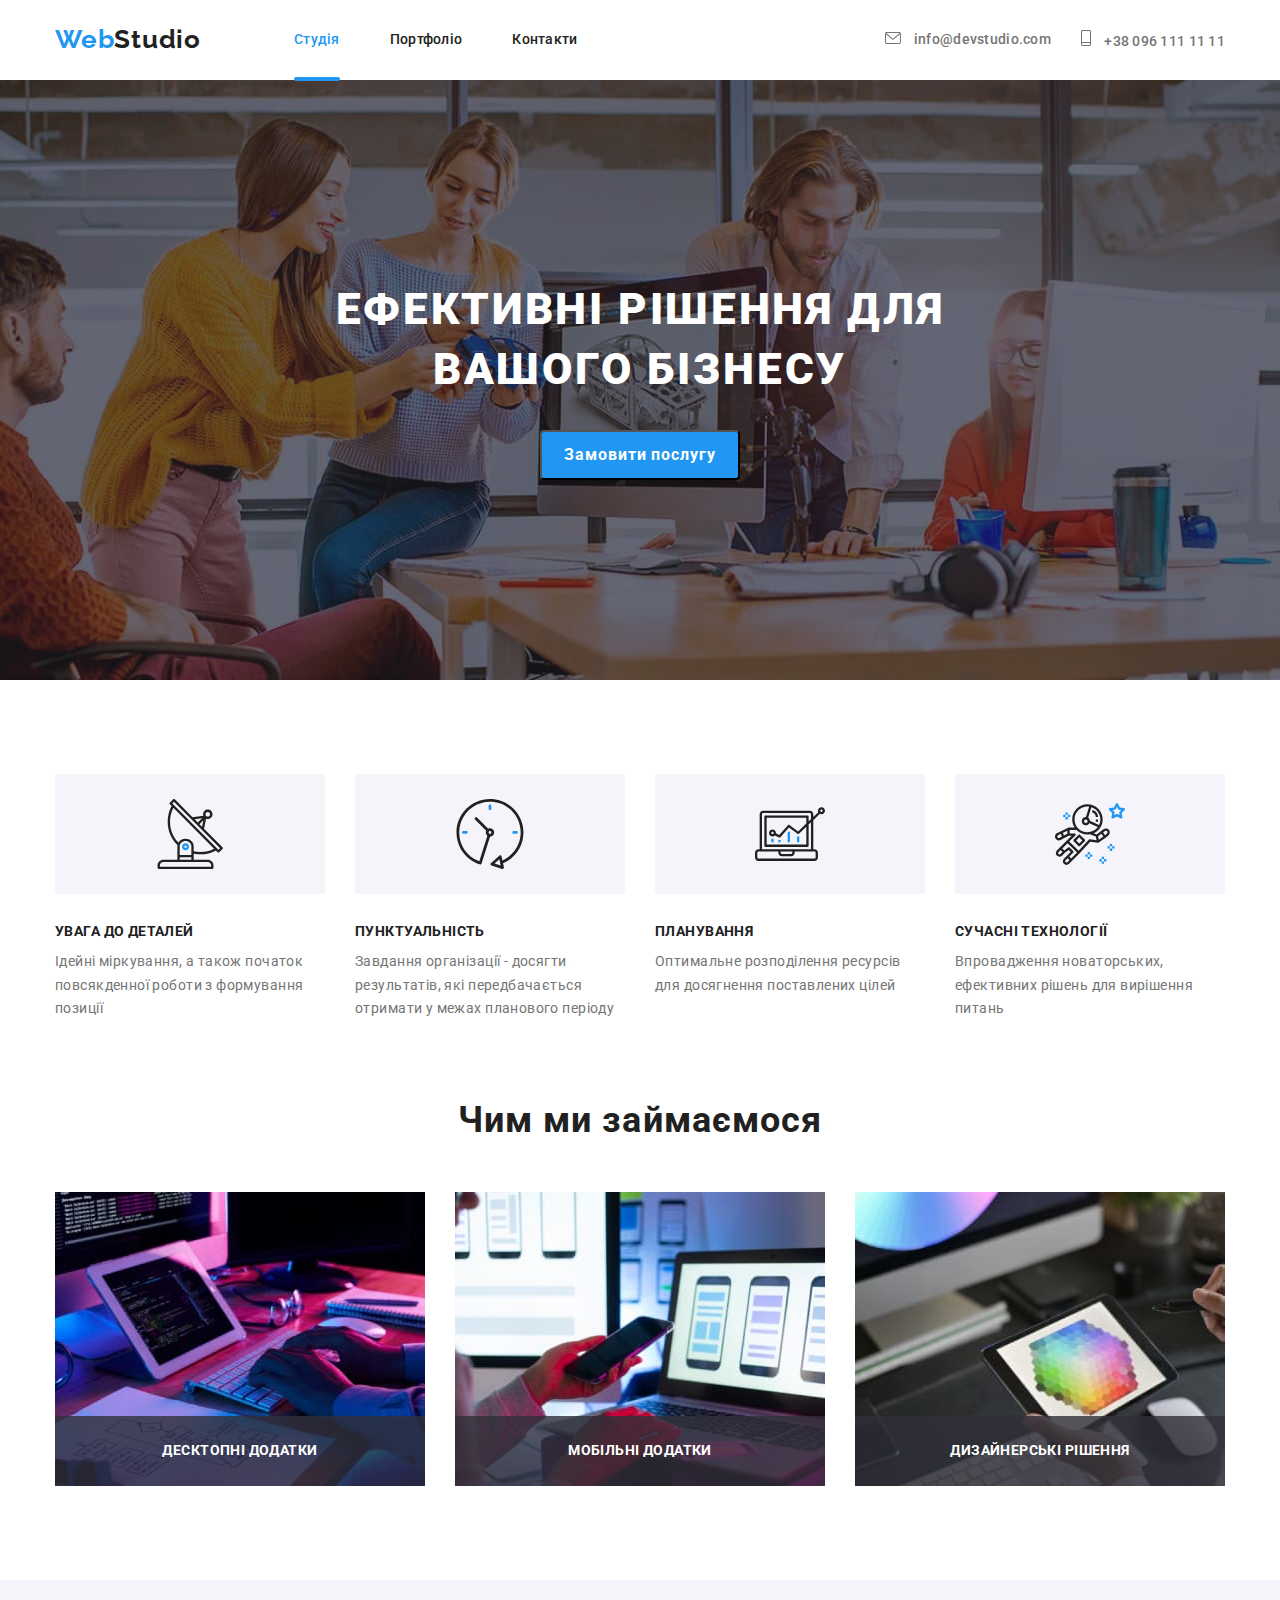
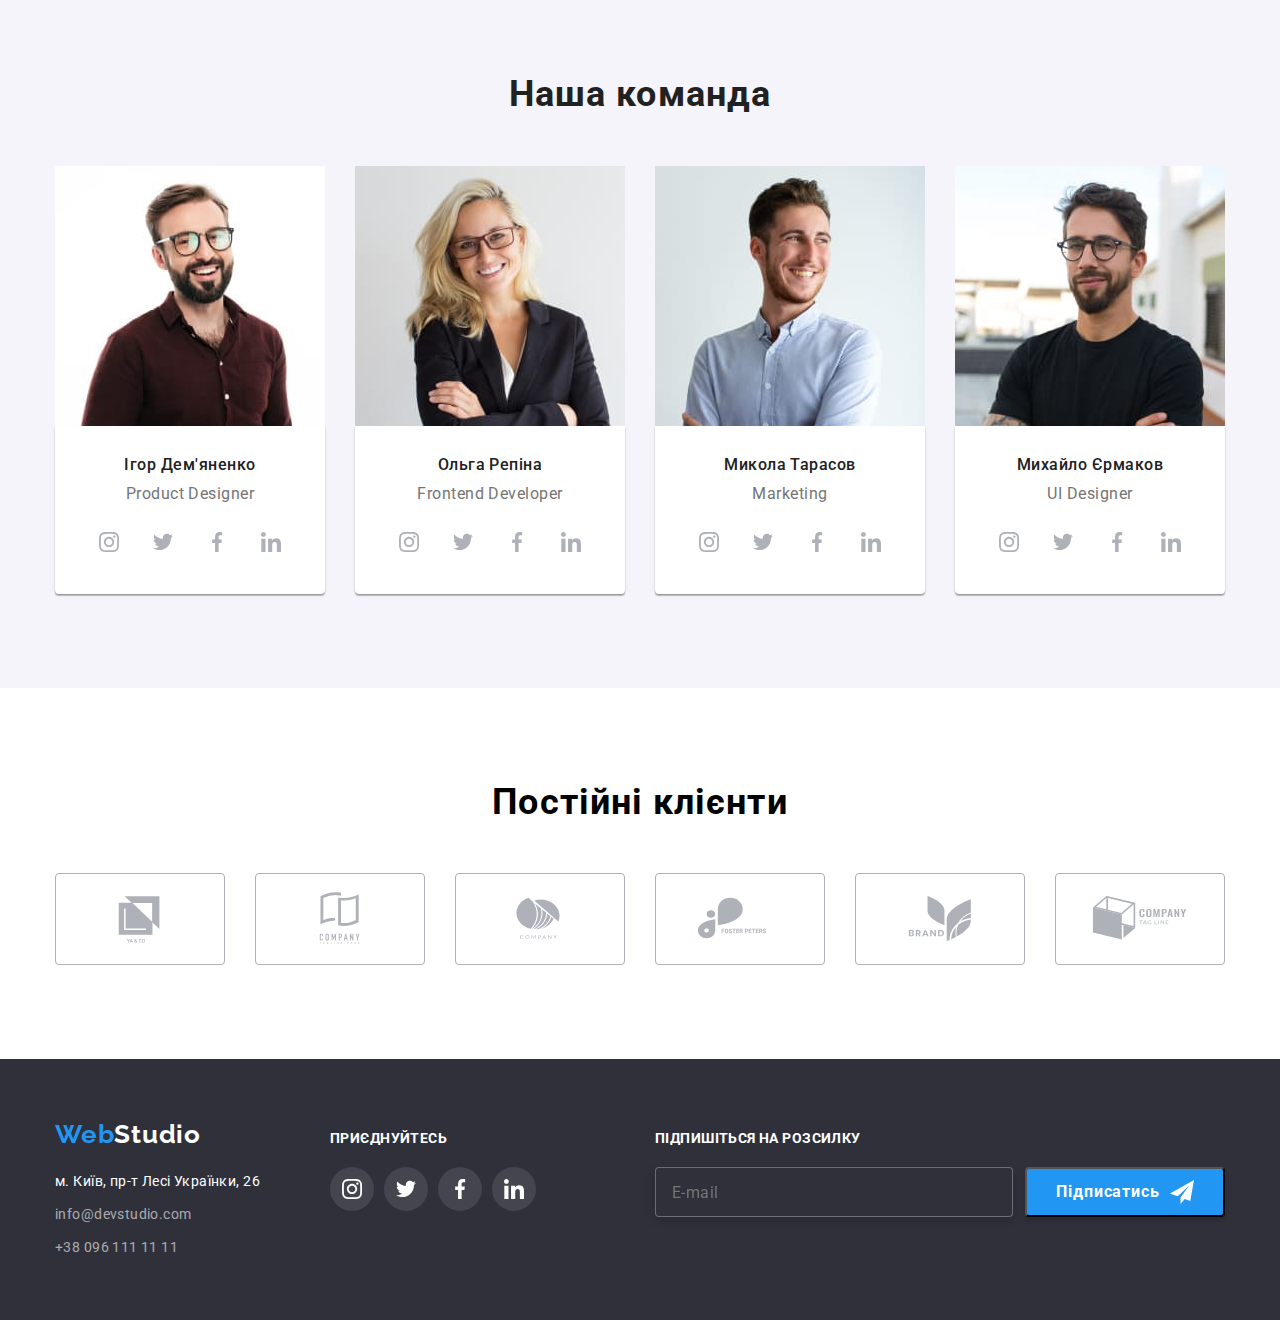
<file: index.html>
<!DOCTYPE html>
<html lang="ru">

<head>
    <meta charset="UTF-8">
    <meta http-equiv="X-UA-Compatible" content="IE=edge">
    <meta name="viewport" content="width=device-width, initial-scale=1.0">
    <title>Studio</title>
    <link rel="preconnect" href="https://fonts.googleapis.com">
    <link rel="preconnect" href="https://fonts.gstatic.com" crossorigin>
    <link href="https://fonts.googleapis.com/css2?family=Raleway:wght@700&family=Roboto:wght@400;500;700;900&display=swap"
        rel="stylesheet">
    <link rel="stylesheet" href="./css/modern-normalize.css">
    <link rel="stylesheet" href="./css/styles.css" />
    <link rel="stylesheet" href="./css/main.min.css" />
  </head>

<body>
    <header class="header">
        <div class="container header__container">
        <a class ="logo header__logo link " href=""><span class="logo-title">Web</span><span class="logo-item">Studio</span> </a>
       
        

        <nav class="site-nav">
            <ul class="site-list">
                <li class="site-list__item"><a class ="link site-list__links" href="">Студія</a></li>
                <li class="site-list__item"><a class ="link site-list__link" href="./portfolio.html">Портфоліо</a></li>
                <li class="site-list__item"><a class ="link site-list__link" href="">Контакти</a> </li>
            </ul>
        </nav>        
        
        <ul class="connect">            
            <li class="list connect__mail">                
                <a class ="link connect__link" href="mailto:info@devstudio.com">
                <svg class="connect__ikon" width="16" height="12">
                        <use href="./images/icons.svg#icon-envelope">
                    
                        </use>
                    </svg>
                info@devstudio.com                    
                </a>
            </li>           
           
            <li class="list connect__tel">                
                <a class ="link connect__link" href="tel:+380961111111">
                    <svg class="connect__ikon" width="10" height="16">
                        <use href="./images/icons.svg#icon-Vector">
                    
                        </use>
                    </svg>
                    +38 096 111 11 11                    
                </a> 
            </li>
        
        </ul>        
        
        <button type="button" class="menu-open-btn" data-menu-open>
            <svg class="menu-open__icon" width="40" height="40">
                <use href="./images/icons.svg#icon-menu_40px-1"></use>
            
            </svg>
        </button>
                </div>
                
                <div class="mob-menu is-hidden" data-menu>
                    <div class="container">
                        
                        <div class="mob-menu__top">
                    <button type="button" class="menu-close-btn" data-menu-close>
                        <svg class="menu-close__icon" width="40" height="40">
                            <use href="./images/icons.svg#icon-close_40px-1"></use>
                        </svg>

                    </button>
                    <ul class="mob-menu-list">
                        <li class="mob-menu-list__item">
                            <a class="link mob-menu-list__link menu-link__active " href="">Студія</a>
                        </li>
                        <li class="mob-menu-list__item">
                            <a class="link mob-menu-list__link" href="./portfolio.html">Портфоліо</a>
                        </li>
                        <li class="mob-menu-list__item">
                            <a class="link mob-menu-list__link" href="">Контакти</a> 
                        </li>
                    </ul>
                    </div>
                    <div class="mob-menu__bottom">
                    <ul class="mob-connect">     
                        <li class="list mob-connect__item">
                            <a class="link mob-connect__tel link" href="tel:+380961111111">                                
                                +38 096 111 11 11
                            </a>
                        </li>
                        
                                <li class="list mob-connect__item">                
                                    <a class ="link mob-connect__mail link" href="mailto:info@devstudio.com">
                                   
                                    info@devstudio.com                    
                                    </a>
                                </li>                                                 
                            
                            </ul>       
                            
                            <ul class="mob-social__list">
                                <li class="mob-social__item">
                                    <a href="" class="mob-social__link link">Instagram</a>
                                </li>
                                <li class="mob-social__item">
                                    <a href="" class="mob-social__link link">Twitter</a>
                                </li>
                                <li class="mob-social__item"> 
                                    <a href="" class="mob-social__link link">Facebook</a>
                                </li>
                                <li class="mob-social__item">
                                    <a href="" class="mob-social__link link">LinkedIn</a>
                                </li>
                            </ul>
                            </div>
                            
                </div>
                </div>
    </header>
    <main>
        <section class="hero section overlay" >
            <div class="container">             
                
            <h1 class="hero__title">
                Ефективні рішення для вашого бізнесу
            </h1>
            <button data-modal-open class="hero__btn" type="button">Замовити послугу</button> 
             
            </div>
        </section> 

        <section class="features section">
            <div class="container">
            <h2 class="visually-hidden"></h2>            
            <ul class="features__list">
                
                  
            <li class="list features__item">
                            <div class="features__box">
                                <div class="features__box-item">
                                    <svg class="" width="70" height="70">
                                        <use href="./images/icons.svg#icon-Group"></use>
                                    </svg>
                                </div>
                            </div>
                            <h3 class="features-title">
                                Увага до деталей
                            </h3>
                            <p class="features-text">
                                
Ідейні міркування, а також початок повсякденної роботи з формування позиції
                            </p>
                           
            </li>                    
                    
                  
                        <li class="list features__item">
                            <div class="features__box">
                                <div class="features__box-item">
                                    <svg class="" width="70" height="70">
                                        <use href="./images/icons.svg#icon-clock1"></use>
                                    </svg>
                                </div>
                                </div>
                            <h3 class="features-title">
                                Пунктуальність
                            </h3>
                            <p class="features-text">
                                Завдання організації - досягти результатів, які передбачається отримати у межах планового періоду
                            </p>
                        </li>                    
                    
                   
                        <li class="list features__item">
                            <div class="features__box">
                                <div class="features__box-item">
                                    <svg class="" width="70" height="70">
                                        <use href="./images/icons.svg#icon-diagram1"></use>
                                    </svg>
                                </div>
                                </div>
                            <h3 class="features-title">
                                Планування
                            </h3>
                            <p class="features-text">
                               Оптимальне розподілення ресурсів для досягнення поставлених цілей
                            </p>
                        </li>
                    
                    
                    
                        <li class="list features__item">
                            <div class="features__box">
                    <div class="features__box-item">
                        <svg class="" width="70" height="70">
                            <use href="./images/icons.svg#icon-astronaut-1"></use>
                        </svg>
                    </div>
                    </div>
                            <h3 class="features-title">
                                Сучасні технології
                            </h3>
                            <p class="features-text">
                                Впровадження новаторських, ефективних рішень для вирішення питань
                            </p>
                        </li>      
                               
                                           
               
                
                
            
            </ul>                       
            </div>
        </section> 

        <!--Чем мы занимаемся-->
        
        <section class="work section">
            <div class="container">
            <h2 class="work-title">
Чим ми займаємося</h2>
            <ul class="work-list">
                <li class="list work-list__item">
                    <picture>
                        <source
                        srcset="
                        ./images/des/whattodo-1-1200@1x.jpg   1x, 
                        ./images/des/whattodo-1-1200@2x.jpg   2x
                        "                    
                          media="(min-width: 1200px)"
                       >                    
                        <img src="./images/img.jpg" alt="написание кода">
                    </picture>
                    
                    <div class="work-box">
                        <h3 class="work-box__title">Десктопні додатки</h3>
                    </div>
                </li>
                <li class="list work-list__item">
                     <picture>
                        <source
                        srcset="
                        ./images/des/whattodo-2-1200@1x.jpg   1x, 
                        ./images/des/whattodo-2-1200@2x.jpg   2x
                        "                    
                          media="(min-width: 1200px)"
                       >                    
                        <img src="./images/img1.jpg" alt="создание приложений" width="370">
                    </picture>
                    
                    <div class="work-box">
                        <h3 class="work-box__title">Мобільні додатки</h3>
                    </div>
                </li>
                <li class="list work-list__item">
                    <picture>
                        <source
                        srcset="
                        ./images/des/whattodo-3-1200@1x.jpg   1x, 
                        ./images/des/whattodo-3-1200@2x.jpg   2x
                        "                    
                          media="(min-width: 1200px)"
                       >                    
                    <img src="./images/img2.jpg" alt="оформление">
                    </picture>
                    
                    <div class="work-box">
                        <h3 class="work-box__title">Дизайнерські рішення</h3>
                    </div>
                </li>
            </ul>
            </div>
        </section>

        <!--Наша команда-->

        <section class="team section">
            <div class="container">
            <h2 class="team-title">Наша команда</h2>
            <ul class="masters-list">
                <li class="list masters-list__item">
                    <picture>
                       <source
                       srcset="
                       ./images/des/team-1-1200@1x.jpg     1x, 
                       ./images/des/team-1-1200@2x.jpg    2x
                       "                       
                        media="(min-width: 1200px)"
                       >
                       <source
                       srcset="
                       ./images/tab/team-1-768@1x.jpg    1x, 
                       ./images/tab/team-1-768@2x.jpg    2x
                       "                       
                        media="(min-width: 768px)"
                       >
                        <source
                       srcset="
                       ./images/mob/team-1-480@1x.jpg    1x,
                       ./images/mob/team-1-480@2x.jpg    2x
                       "                       
                        media="(min-width: 320px)"
                       >
                        <img src="./images/img3.jpg" alt="дизайнер продуктов" >
                    </picture>
                   
                    <div class="master-card">
                    <h3 class="master-card__title">Ігор Дем'яненко</h3>
                    <p class="master-card__item">Product Designer</p>
                    <ul class="masters-list__social-list social list">
                        <li class="social__item">
                            <a href="" class="social__link">
                            <svg class="social__icon" width="20" height="20">
                                <use href="./images/icons.svg#icon-instagram">
                    
                                </use>
                            </svg>
                            </a>
                        </li>
                        <li class="social__item">
                            <a href="" class="link social__link">
                            <svg class="social__icon" width="20" height="20">
                                <use href="./images/icons.svg#icon-twitter1">
                    
                                </use>
                            </svg>
                    </a>
                        </li>
                        <li class="social__item">
                            <a href="" class="link social__link">
                            <svg class="social__icon" width="20" height="20">
                                <use href="./images/icons.svg#icon-facebook1">
                    
                                </use>
                            </svg>
                            </a>
                        </li>
                        <li class="social__item">
                            <a href="" class="link social__link">
                            <svg class="social__icon" width="20" height="20">
                                <use href="./images/icons.svg#icon-linkedin1">
                    
                                </use>
                            </svg>
                            </a>
                        </li>
                    </ul>
                    </div>
                </li>
                <li class="list masters-list__item">
                    <picture>
                       <source
                       srcset="
                       ./images/des/team-2-1200@1x.jpg    1x,
                       ./images/des/team-2-1200@2x.jpg    2x
                       "                       
                        media="(min-width: 1200px)"
                       >
                       <source
                       srcset="
                       ./images/tab/team-2-768@1x.jpg    1x,
                       ./images/tab/team-2-768@2x.jpg    2x
                       "                       
                        media="(min-width: 768px)"
                       >
                        <source
                       srcset="
                       ./images/mob/team-2-480@1x.jpg    1x,
                       ./images/mob/team-2-480@2x.jpg    2x
                       "                       
                        media="(min-width: 320px)"
                       >
                        <img src="./images/img4.jpg" alt="фронтенд разработчик">
                    </picture>
                    
                    <div class="master-card">
                    <h3 class="master-card__title">Ольга Репіна</h3>
                    <p class="master-card__item">Frontend Developer</p>
                    <ul class="masters-list__social-list social list">
                        <li class="social__item">
                            <a href="" class="link social__link">
                            <svg class="social__icon" width="20" height="20">
                                <use href="./images/icons.svg#icon-instagram">                 
                                </use>
                            </svg>
                            </a>
                        </li>
                        <li class="social__item ">
                            <a href="" class="link social__link">
                            <svg class="social__icon" width="20" height="20">
                                <use href="./images/icons.svg#icon-twitter1">
                    
                                </use>
                            </svg>
                    </a>
                        </li>
                        <li class="social__item">
                            <a href="" class="link social__link">
                            <svg class="social__icon" width="20" height="20">
                                <use href="./images/icons.svg#icon-facebook1">
                    
                                </use>
                            </svg>
                            </a>
                        </li>
                        <li class="social__item">
                            <a href="" class="link social__link">
                            <svg class="social__icon" width="20" height="20">
                                <use href="./images/icons.svg#icon-linkedin1">
                    
                                </use>
                            </svg>
                            </a>
                        </li>
                    </ul>
                    </div>
                </li> 
                <li class="list masters-list__item">
                     <picture>
                       <source
                       srcset="
                       ./images/des/team-3-1200@1x.jpg    1x,
                       ./images/des/team-3-1200@2x.jpg    2x
                       "                       
                        media="(min-width: 1200px)"
                       >
                       <source
                       srcset="
                       ./images/tab/team-3-768@1x.jpg    1x,
                       ./images/tab/team-3-768@2x.jpg    2x
                       "                       
                        media="(min-width: 768px)"
                       >
                        <source
                       srcset="
                       ./images/mob/team-3-480@1x.jpg    1x,
                       ./images/mob/team-3-480@2x.jpg    2x
                       "                       
                        media="(min-width: 320px)"
                       >
                        <img src="./images/img5.jpg" alt="маркетинг">
                    </picture>
                   
                    <div class="master-card">
                    <h3 class="master-card__title">Микола Тарасов</h3>
                    <p class="master-card__item">Marketing</p>
                    <ul class="masters-list__social-list social list">
                        <li class="social__item">
                            <a href="" class="link social__link">
                            <svg class="social__icon" width="20" height="20">
                                <use href="./images/icons.svg#icon-instagram">
                    
                                </use>
                            </svg>
                            </a>
                        </li>
                        <li class="social__item ">
                            <a href="" class="link social__link">
                            <svg class="social__icon" width="20" height="20">
                                <use href="./images/icons.svg#icon-twitter1">
                    
                                </use>
                            </svg>
                    </a>
                        </li>
                        <li class="social__item">
                            <a href="" class="link social__link">
                            <svg class="social__icon" width="20" height="20">
                                <use href="./images/icons.svg#icon-facebook1">
                    
                                </use>
                            </svg>
                            </a>
                        </li>
                        <li class="social__item">
                            <a href="" class="link social__link">
                            <svg class="social__icon" width="20" height="20">
                                <use href="./images/icons.svg#icon-linkedin1">
                    
                                </use>
                            </svg>
                            </a>
                        </li>
                    </ul>
                    </div>
                </li>                
                <li class="list masters-list__item">
                     <picture>
                       <source
                       srcset="
                       ./images/des/team-4-1200@1x.jpg    1x,
                       ./images/des/team-4-1200@2x.jpg    2x
                       "                       
                        media="(min-width: 1200px)"
                       >
                       <source
                       srcset="
                       ./images/tab/team-4-768@1x.jpg    1x,
                       ./images/tab/team-4-768@2x.jpg    2x
                       "                       
                        media="(min-width: 768px)"
                       >
                        <source
                       srcset="
                       ./images/mob/team-4-480@1x.jpg    1x,
                       ./images/mob/team-4-480@2x.jpg    2x
                       "                       
                        media="(min-width: 320px)"
                       >
                        <img src="./images/img6.jpg" alt="дизайнер">
                    </picture>
                    
                    <div class="master-card">
                    <h3 class="master-card__title">Михайло Єрмаков</h3>
                    <p class="master-card__item">UI Designer</p>
                    <ul class="masters-list__social-list social list">
                        <li class="social__item">
                            <a href="" class="link social__link">
                            <svg class="social__icon" width="20" height="20">
                                <use href="./images/icons.svg#icon-instagram">
                    
                                </use>
                            </svg>
                            </a>
                        </li>
                        <li class="social__item ">
                            <a href="" class="link social__link">
                            <svg class="social__icon" width="20" height="20">
                                <use href="./images/icons.svg#icon-twitter1">
                    
                                </use>
                            </svg>
                    </a>
                        </li>
                        <li class="social__item">
                            <a href="" class="link social__link">
                            <svg class="social__icon" width="20" height="20">
                                <use href="./images/icons.svg#icon-facebook1">
                    
                                </use>
                            </svg>
                            </a>
                        </li>
                        <li class="social__item">
                            <a href="" class="link social__link">
                            <svg class="social__icon" width="20" height="20">
                                <use href="./images/icons.svg#icon-linkedin1">
                    
                                </use>
                            </svg>
                            </a>
                        </li>
                    </ul>
                    </div>
                    </div>
                </li>
            </ul>
            </div>
        </section>

        <!-- --------Клиенты--------- -->

        <section class=" section client"> 
            <div class="container">        
            <h2 class="client__title">Постійні клієнти</h2>
            <ul class="client__list list">
               
                <li class="client__items">
                    <a href="" class="client__link">
                    <svg class="client__logo" width=106 height=60>
                        <use href="./images/icons.svg#icon-Logo">
                        
                        </use>
                     </svg>
                    </a>
                </li>                
                
                <li class="client__items">
                        <a href="" class="client__link">
                        <svg class="client__logo" width=106 height=60>
                            <use href="./images/icons.svg#icon-Logo1">
                            
                            </use>
                        </svg>
                        </a>
                    </li>                
                
                    <li class="client__items">
                        <a href="" class="client__link">
                        <svg class="client__logo" width=106 height=60> 
                            <use href="./images/icons.svg#icon-Logo2">
                            
                            </use>
                        </svg>
                        </a>
                    </li>               
                
                    <li class="client__items">
                        <a href="" class="client__link">
                        <svg class="client__logo" width=106 height=60>
                        <use href="./images/icons.svg#icon-Logo3">
                        
                        </use>
                        </svg>
                        </a>
                    </li>                
                
                    <li class="client__items">
                        <a href="" class="client__link">
                        <svg class="client__logo" width=106 height=60> 
                            <use href="./images/icons.svg#icon-Logo4">
                            
                            </use>
                        </svg>
                        </a>
                    </li>               
                
                    <li class="client__items">
                        <a href="" class="client__link">
                        <svg class="client__logo" width=106 height=60> 
                            <use href="./images/icons.svg#icon-Logo5">
                            
                            </use>
                        </svg>
                        </a>
                    </li>                
            </ul>
            </div>
        </section>

    </main>
    <footer class="footer">        
        <div class="container footer-container">       
           <div class="footer-box-wrap">
         <a class ="link footer-logo" href=""><span class="logo-title">Web</span><span class="logo-it">Studio</span> </a>
      
        <address class="address">            
            <ul class="address__list">
                <li class="list address__item">
                    <a class ="link address__link" href="https://goo.gl/maps/CnuF6SRfgWgfMDeP9" target="_blank" rel="noopener noreferrer">м. Київ,
                        пр-т Лесі Українки, 26</a>
                </li>
                <li class="list address__item">
                    <a class ="link address__contact" href="mailto:info@devstudio.com">info@devstudio.com</a>
                </li>
                <li class="list address__item">
                    <a class ="link address__contact" href="tel:+380961111111">+38 096 111 11 11</a>
                </li>

            </ul>
        </address>      
    </div>
        
        <div class="footer-box">
            <p class="footer-title">приєднуйтесь</p>

            <ul class="social-network list">
                <li class="social-network__item">
                    <a href="" class="link social-network__link">
                        <svg class="social-network__ikon" width="20" height="20">
                            <use href="./images/icons.svg#icon-instagram">
                
                            </use>
                        </svg>
                    </a>
                </li>
                <li class="social-network__item">
                    <a href="" class="link social-network__link">
                        <svg class="social-network__ikon" width="20" height="20">
                            <use href="./images/icons.svg#icon-twitter1">
                
                            </use>
                        </svg>
                    </a>
                </li>
                <li class="social-network__item">
                    <a href="" class="link social-network__link">
                        <svg class="social-network__ikon" width="20" height="20">
                            <use href="./images/icons.svg#icon-facebook1">
                
                            </use>
                        </svg>
                    </a>
                </li>
                <li class="social-network__item">
                    <a href="" class="link social-network__link">
                        <svg class="social-network__ikon" width="20" height="20">
                            <use href="./images/icons.svg#icon-linkedin1">
                
                            </use>
                        </svg>
                    </a>
                </li>
            </ul>
        </div>
        <div class="subscription">
            <p class="subscription-title">Підпишіться на розсилку</h2>            
            <form class="footer-form">
                <label for="mail"></label>
                <input class="footer-form__mail" type="email" name="mail" id="mail" placeholder="E-mail">                             
            
            <button class="footer-form__btn" type="submit">Підписатись
                <svg class="footer-form__icon" width="24" height="24">
                    <use href="./images/icons.svg#icon-icon-send-1"></use>
                </svg>
            </button>
            </form>
            </div>       
        
</div>

    </footer>
    <div class="backdrop is-hidden"data-modal>
        <div class="modal">
            <p class="modal-title">Залишіть свої дані, ми вам передзвонимо</p>
            <form class="modal-form">
                <div class="form-field">
                <label class="form-label" for="name">Ім'я</label>        
           <div class="input-wrapp">
                    <input class="form-input" type="text" name="name" id="name">
                    <svg class="modal-input-ikon" width="18" height="18">
                        <use href="./images/icons.svg#icon-person-black-18"></use>
                    </svg>
                    </div>
              </div>      
                
               <div class="form-field">
                   <label class="form-label" for="telefon">Телефон</label>
                <div class="input-wrapp">
            <input class="form-input" type="tel" name="telefon" id="telefon">
            <svg class="modal-input-ikon" width="18" height="18">
                <use href="./images/icons.svg#icon-phone-black-18"></use>
            </svg>
            </div>
        </div>
          <div class="form-field">
                <label class="form-label" for="mail">Пошта</label>
                <div class="input-wrapp">
                <input class="form-input" type="email" name="mail" id="mail">
                <svg class="modal-input-ikon" width="18" height="18">
                    <use href="./images/icons.svg#icon-email-black-18"></use>
                </svg>
                </div>
          </div>
          
          <div class="form-area">
                <label class="form-label" for="comment">Коментар</label>
                <textarea class="area" name="comment" id="comment" rows="8" placeholder="Введите текст"></textarea>  
                </div>
                
          <div class="checkbox">
                <input class="checkbox-input visually-hidden" type="checkbox" name="" value="agreement" id="agreement">
                <label class="checkbox-label" for="agreement"> 
                    <span class="check-item">
                        <svg class="input-check" width="16" height="15">
                            <use href="./images/icons.svg#icon-Check"></use>
                        </svg>
                </span>
                <span>
                Погоджуюся з розсилкою та приймаю<a href="" class="checkbox-item">Умови договора</a></label>
                </span>
                </div>
                
                <button type="submit" class="btn-modal">Відправити</button>
            </form>
            
            <button data-modal-close class="button-close">
                <svg class="btn-svg-close" width="18" height="18">
                    <use href="./images/icons.svg#icon-close-black"></use>
                </svg>
            </button>
        </div>
    </div>
    <script src="./js/modal.js"></script>
    <script src="./js/menu.js"></script>
</body>

</html>
</file>
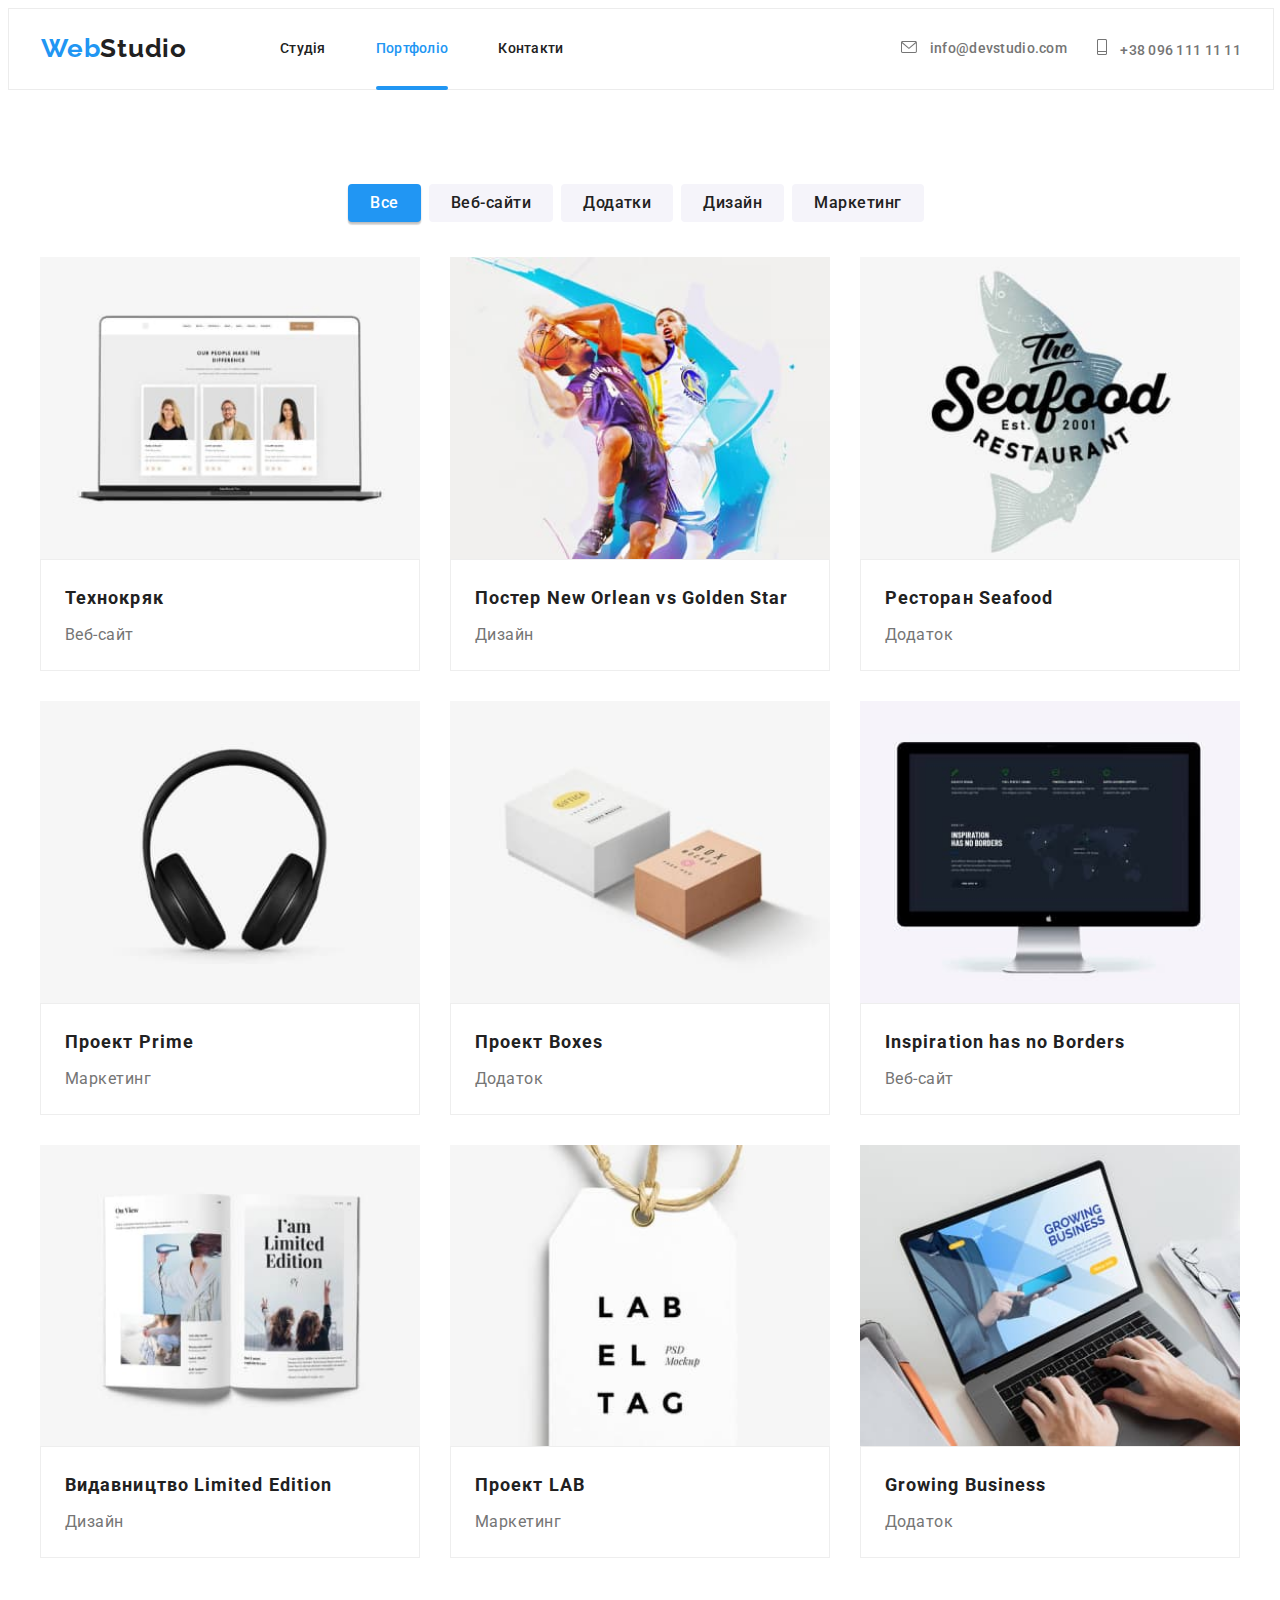
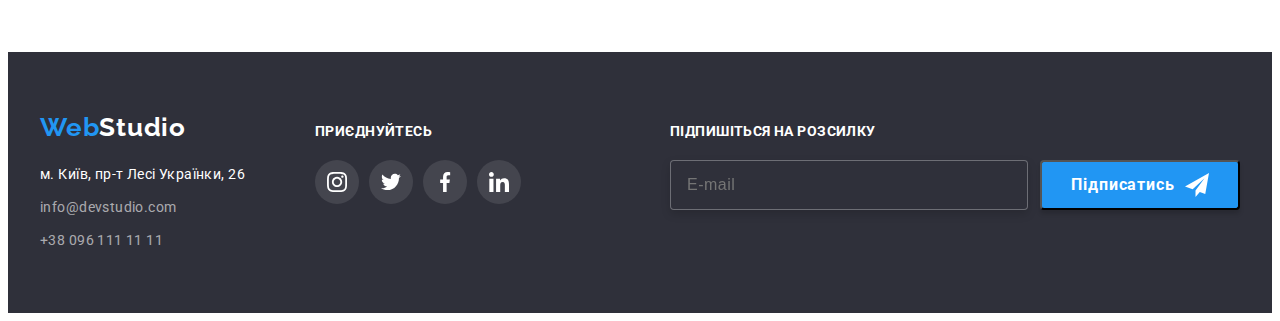
<file: portfolio.html>
<!DOCTYPE html>
    <html lang="ru">
    
    <head>
        <meta charset="UTF-8">
        <meta http-equiv="X-UA-Compatible" content="IE=edge">
        <meta name="viewport" content="width=device-width, initial-scale=1.0">
        <title>Портфоліо</title>
        <link rel="preconnect" href="https://fonts.googleapis.com">
        <link rel="preconnect" href="https://fonts.gstatic.com" crossorigin>
        <link
            href="https://fonts.googleapis.com/css2?family=Raleway:wght@700&family=Roboto:wght@400;500;700;900&display=swap"
            rel="stylesheet">
        <link rel="stylesheet" href="https://cdnjs.cloudflare.com/ajax/libs/modern-normalize/1.1.0/modern-normalize.min.css"
                integrity="sha512-wpPYUAdjBVSE4KJnH1VR1HeZfpl1ub8YT/NKx4PuQ5NmX2tKuGu6U/JRp5y+Y8XG2tV+wKQpNHVUX03MfMFn9Q=="
                crossorigin="anonymous" referrerpolicy="no-referrer" />
        <link rel="stylesheet" href="./css/styles.css" />
        <link rel="stylesheet" href="./css/main.min.css">
    </head>
    
    <body>
    <header class="header header__portfolio">
        <div class="container header__container">
            <a class="logo header__logo link " href=""><span class="logo-title">Web</span><span
                    class="logo-item">Studio</span> </a>
            <nav class="site-nav">
                <ul class="site-list">
                    <li class="site-list__item"><a class="link site-list__link" href="./index.html">Студія</a></li>
                    <li class="site-list__item"><a class="link site-list__links" href="">Портфоліо</a></li>
                    <li class="site-list__item"><a class="link site-list__link" href="">Контакти</a> </li>
                </ul>
            </nav>
            <ul class="connect">
                <li class="list connect__mail">
                    <a class="link connect__link" href="mailto:info@devstudio.com">
                        <svg class="connect__ikon" width="16" height="12">
                            <use href="./images/icons.svg#icon-envelope">
    
                            </use>
                        </svg>
                        info@devstudio.com
                    </a>
                </li>
    
                <li class="list connect__tel">
                    <a class="link connect__link" href="tel:+380961111111">
                        <svg class="connect__ikon" width="10" height="16">
                            <use href="./images/icons.svg#icon-Vector">
    
                            </use>
                        </svg>
                        +38 096 111 11 11
                    </a>
                </li>
    
            </ul>
            <button type="button" class="menu-open-btn" data-menu-open>
                <svg class="menu-open__icon" width="40" height="40">
                    <use href="./images/icons.svg#icon-menu_40px-1"></use>
            
                </svg>
            </button>
        </div>
        <div class="mob-menu is-hidden" data-menu>
            <div class="container">
        
                <div class="mob-menu__top">
                    <button type="button" class="menu-close-btn" data-menu-close>
                        <svg class="menu-close__icon" width="40" height="40">
                            <use href="./images/icons.svg#icon-close_40px-1"></use>
                        </svg>
        
                    </button>
                    <ul class="mob-menu-list">
                        <li class="mob-menu-list__item">
                            <a class="link mob-menu-list__link" href="./index.html">Студія</a>
                        </li>
                        <li class="mob-menu-list__item">
                            <a class="link mob-menu-list__link menu-link__active " href="">Портфоліо</a>
                        </li>
                        <li class="mob-menu-list__item">
                            <a class="link mob-menu-list__link" href="">Контакти</a>
                        </li>
                    </ul>
                </div>
                <div class="mob-menu__bottom">
                    <ul class="mob-connect">
                        <li class="list mob-connect__item">
                            <a class="link mob-connect__tel link" href="tel:+380961111111">
                                +38 096 111 11 11
                            </a>
                        </li>
        
                        <li class="list mob-connect__item">
                            <a class="link mob-connect__mail link" href="mailto:info@devstudio.com">
        
                                info@devstudio.com
                            </a>
                        </li>
        
                    </ul>
        
                    <ul class="mob-social__list">
                        <li class="mob-social__item">
                            <a href="" class="mob-social__link link">Instagram</a>
                        </li>
                        <li class="mob-social__item">
                            <a href="" class="mob-social__link link">Twitter</a>
                        </li>
                        <li class="mob-social__item">
                            <a href="" class="mob-social__link link">Facebook</a>
                        </li>
                        <li class="mob-social__item">
                            <a href="" class="mob-social__link link">LinkedIn</a>
                        </li>
                    </ul>
                </div>
        
            </div>
        </div>
    </header>
        <main>
            <section class="main section">
                <div class="container">
                <ul class="main-link">
                    <li class="main-button">
                       <button class="mains-btn" type="button">Все</button>
                    </li>
                    <li class="main-button">
                        <button class="main-btn" type="button">Веб-сайти</button>
                    </li>
                    <li class="main-button">
                        <button class="main-btn" type="button">Додатки</button>
                    </li>
                    <li class="main-button">
                        <button class="main-btn" type="button">Дизайн</button>
                    </li>
                    <li class="main-button">
                        <button class="main-btn" type="button">Маркетинг</button>
                    </li>
                </ul>
                
                <ul class="main-list">
                    <li class="main-card">                            
                       <div class="overlay-card">
                           <picture>
                               <source
                               srcset="
                               ./images/des/portfolio-1-1200@1x.jpg   1x,
                               ./images/des/portfolio-1-1200@2x.jpg   2x
                               "
                               media="(min-width: 1200px)"
                               >
                                <source
                               srcset="
                               ./images/tab/portfolio-1-768@1x.jpg   1x,
                               ./images/tab/portfolio-1-768@2x.jpg   2x
                               "
                               media="(min-width: 768px)"
                               >
                                <source
                               srcset="
                               ./images/mob/portfolio-1-480@1x.jpg   1x,
                               ./images/mob/portfolio-1-480@2x.jpg   2x
                               "
                               media="(min-width: 320px)"
                               >
                            <img src="./pictures/pictures.jpg" alt="Веб-сайт">
                           </picture>
                        
                        <div class="overlay-content">
                            <p class="card-box-item">Технокряк це сучасний майданчик поширення коронавірусу. Компанії використовують цю
                                платформу для цифрового
                                шпигунства та атак на захищені сервери конкурентів.</p>
                        </div>                        
                        </div>
                        <div class="card-item">
                        <h3 class="main-item">Технокряк</h3>
                        <p class="main-title">Веб-сайт</p>        
                                                              
                    </div>
               
                    <li class="main-card">
                        <div class="overlay-card">
                            <picture>
                               <source
                               srcset="
                               ./images/des/portfolio-2-1200@1x.jpg   1x,
                               ./images/des/portfolio-2-1200@2x.jpg   2x
                               "
                               media="(min-width: 1200px)"
                               >
                                <source
                               srcset="
                               ./images/tab/portfolio-2-768@1x.jpg   1x,
                               ./images/tab/portfolio-2-768@2x.jpg   2x
                               "
                               media="(min-width: 768px)"
                               >
                                <source
                               srcset="
                               ./images/mob/portfolio-2-480@1x.jpg   1x,
                               ./images/mob/portfolio-2-480@2x.jpg   2x
                               "
                               media="(min-width: 320px)"
                               >
                            <img src="./pictures/pictures1.jpg" alt="Дизайн">
                           </picture>
                        
                        <div class="overlay-content">
                            <p class="card-box-item">Технокряк це сучасний майданчик поширення коронавірусу. Компанії використовують цю
                                платформу для цифрового
                                шпигунства та атак на захищені сервери конкурентів.</p>
                        </div>
                        </div>
                        <div class="card-item">
                        <h3 class="main-item">Постер New Orlean vs Golden Star</h3>
                        <p class="main-title">Дизайн</p>
                    </div>
                    
                    </li>                    
                    <li class="main-card">
                        <div class="overlay-card">
                            <picture>
                               <source
                               srcset="
                               ./images/des/portfolio-3-1200@1x.jpg   1x,
                               ./images/des/portfolio-3-1200@2x.jpg   2x
                               "
                               media="(min-width: 1200px)"
                               >
                                <source
                               srcset="
                               ./images/tab/portfolio-3-768@1x.jpg   1x,
                               ./images/tab/portfolio-3-768@2x.jpg   2x
                               "
                               media="(min-width: 768px)"
                               >
                                <source
                               srcset="
                               ./images/mob/portfolio-3-480@1x.jpg   1x,
                               ./images/mob/portfolio-3-480@2x.jpg   2x
                               "
                               media="(min-width: 320px)"
                               >
                            <img src="./pictures/pictures2.jpg" alt="Приложение">
                           </picture>
                        
                        <div class="overlay-content">
                            <p class="card-box-item">Технокряк це сучасний майданчик поширення коронавірусу. Компанії використовують цю
                                платформу для цифрового
                                шпигунства та атак на захищені сервери конкурентів.</p>
                        </div>
                        </div>
                        <div class="card-item">
                        <h3 class="main-item">Ресторан Seafood</h3>
                        <p class="main-title">Додаток</p>
                        </div>
                        
                    </li>
                    <li class="main-card">
                        <div class="overlay-card">
                             <picture>
                               <source
                               srcset="
                               ./images/des/portfolio-4-1200@1x.jpg   1x,
                               ./images/des/portfolio-4-1200@2x.jpg   2x
                               "
                               media="(min-width: 1200px)"
                               >
                                <source
                               srcset="
                               ./images/tab/portfolio-4-768@1x.jpg   1x,
                               ./images/tab/portfolio-4-768@2x.jpg   2x
                               "
                               media="(min-width: 768px)"
                               >
                                <source
                               srcset="
                               ./images/mob/portfolio-4-480@1x.jpg   1x,
                               ./images/mob/portfolio-4-480@2x.jpg   2x
                               "
                               media="(min-width: 320px)"
                               >
                            <img src="./pictures/pictures3.jpg" alt="Маркетинг">
                           </picture>
                       
                        <div class="overlay-content">
                            <p class="card-box-item">Технокряк це сучасний майданчик поширення коронавірусу. Компанії використовують цю
                                платформу для цифрового
                                шпигунства та атак на захищені сервери конкурентів.</p>
                        </div>
                        </div>
                        <div class="card-item">
                        <h3 class="main-item">Проект Prime</h3>
                        <p class="main-title">Маркетинг</p>
                        </div>
                        
                    </li>
                    <li class="main-card">
                        <div class="overlay-card">
                             <picture>
                               <source
                               srcset="
                               ./images/des/portfolio-5-1200@1x.jpg   1x,
                               ./images/des/portfolio-5-1200@2x.jpg   2x
                               "
                               media="(min-width: 1200px)"
                               >
                                <source
                               srcset="
                               ./images/tab/portfolio-5-768@1x.jpg   1x,
                               ./images/tab/portfolio-5-768@2x.jpg   2x
                               "
                               media="(min-width: 768px)"
                               >
                                <source
                               srcset="
                               ./images/mob/portfolio-5-480@1x.jpg   1x,
                               ./images/mob/portfolio-5-480@2x.jpg   2x
                               "
                               media="(min-width: 320px)"
                               >
                        <img src="./pictures/pictures4.jpg" alt="Приложение">
                           </picture>
                        
                        <div class="overlay-content">
                            <p class="card-box-item">Технокряк це сучасний майданчик поширення коронавірусу. Компанії використовують цю
                                платформу для цифрового
                                шпигунства та атак на захищені сервери конкурентів.</p>
                        </div>
                        </div>
                        <div class="card-item">
                        <h3 class="main-item">Проект Boxes</h3>
                        <p class="main-title">Додаток</p>
                        </div>
                    </li>
                    <li class="main-card">
                        <div class="overlay-card">
                             <picture>
                               <source
                               srcset="
                               ./images/des/portfolio-6-1200@1x.jpg   1x,
                               ./images/des/portfolio-6-1200@2x.jpg   2x
                               "
                               media="(min-width: 1200px)"
                               >
                                <source
                               srcset="
                               ./images/tab/portfolio-6-768@1x.jpg   1x,
                               ./images/tab/portfolio-6-768@2x.jpg   2x
                               "
                               media="(min-width: 768px)"
                               >
                                <source
                               srcset="
                               ./images/mob/portfolio-6-480@1x.jpg   1x,
                               ./images/mob/portfolio-6-480@2x.jpg   2x
                               "
                               media="(min-width: 320px)"
                               >
                    <img src="./pictures/pictures5.jpg" alt="Веб-сайт">
                           </picture>
                        
                        <div class="overlay-content">
                            <p class="card-box-item">Технокряк це сучасний майданчик поширення коронавірусу. Компанії використовують цю
                                платформу для цифрового
                                шпигунства та атак на захищені сервери конкурентів.</p>
                        </div>
                        </div>
                        <div class="card-item">
                        <h3 class="main-item">Inspiration has no Borders</h3>
                        <p class="main-title">Веб-сайт</p>
                        </div>
                    </li>
                    <li class="main-card">
                        <div class="overlay-card">
                             <picture>
                               <source
                               srcset="
                               ./images/des/portfolio-7-1200@1x.jpg   1x,
                               ./images/des/portfolio-7-1200@2x.jpg   2x
                               "
                               media="(min-width: 1200px)"
                               >
                                <source
                               srcset="
                               ./images/tab/portfolio-7-768@1x.jpg   1x,
                               ./images/tab/portfolio-7-768@2x.jpg   2x
                               "
                               media="(min-width: 768px)"
                               >
                                <source
                               srcset="
                               ./images/mob/portfolio-7-480@1x.jpg   1x,
                               ./images/mob/portfolio-7-480@2x.jpg   2x
                               "
                               media="(min-width: 320px)"
                               >
                        <img src="./pictures/pictures6.jpg" alt="Дизайн">
                             </picture>
                        
                        <div class="overlay-content">
                            <p class="card-box-item">Технокряк це сучасний майданчик поширення коронавірусу. Компанії використовують цю
                                платформу для цифрового
                                шпигунства та атак на захищені сервери конкурентів.</p>
                        </div>
                        </div>
                        <div class="card-item">
                        <h3 class="main-item">Видавництво Limited Edition</h3>
                        <p class="main-title">Дизайн</p>
                        </div>
                    </li>
                    <li class="main-card">
                        <div class="overlay-card">
                             <picture>
                               <source
                               srcset="
                               ./images/des/portfolio-8-1200@1x.jpg   1x,
                               ./images/des/portfolio-8-1200@2x.jpg   2x
                               "
                               media="(min-width: 1200px)"
                               >
                                <source
                               srcset="
                               ./images/tab/portfolio-8-768@1x.jpg   1x,
                               ./images/tab/portfolio-8-768@2x.jpg   2x
                               "
                               media="(min-width: 768px)"
                               >
                                <source
                               srcset="
                               ./images/mob/portfolio-8-480@1x.jpg   1x,
                               ./images/mob/portfolio-8-480@2x.jpg   2x
                               "
                               media="(min-width: 320px)"
                               >
                        <img src="./pictures/pictures7.jpg" alt="Маркетинг">
                             </picture>
                        
                        <div class="overlay-content">
                            <p class="card-box-item">Технокряк це сучасний майданчик поширення коронавірусу. Компанії використовують цю
                                платформу для цифрового
                                шпигунства та атак на захищені сервери конкурентів.</p>
                        </div>
                        </div>
                        <div class="card-item">
                        <h3 class="main-item">Проект LAB</h3>
                        <p class="main-title">Маркетинг</p>
                        </div>
                    </li>
                    <li class="main-card">
                        <div class="overlay-card">
                            <picture>
                               <source
                               srcset="
                               ./images/des/portfolio-9-1200@1x.jpg   1x,
                               ./images/des/portfolio-9-1200@2x.jpg   2x
                               "
                               media="(min-width: 1200px)"
                               >
                                <source
                               srcset="
                               ./images/tab/portfolio-9-768@1x.jpg   1x,
                               ./images/tab/portfolio-9-768@2x.jpg   2x
                               "
                               media="(min-width: 768px)"
                               >
                                <source
                               srcset="
                               ./images/mob/portfolio-9-480@1x.jpg   1x,
                               ./images/mob/portfolio-9-480@2x.jpg   2x
                               "
                               media="(min-width: 320px)"
                               >
                        <img src="./pictures/pictures8.jpg" alt="Приложение">
                             </picture>
                        
                        <div class="overlay-content">
                            <p class="card-box-item">Технокряк це сучасний майданчик поширення коронавірусу. Компанії використовують цю
                                платформу для цифрового
                                шпигунства та атак на захищені сервери конкурентів.</p>
                        </div>
                        </div>
                        <div class="card-item">
                        <h3 class="main-item">Growing Business</h3>
                        <p class="main-title">Додаток</p>
                        </div>
                    </li>
                </ul>
                </div>
            </section>

        </main>
        <footer class="footer">
            <div class="container footer-container">
                <div class="footer-box-wrap">
                    <a class="link footer-logo" href=""><span class="logo-title">Web</span><span class="logo-it">Studio</span>
                    </a>
        
                    <address class="address">
                        <ul class="address__list">
                            <li class="list address__item">
                                <a class="link address__link" href="https://goo.gl/maps/CnuF6SRfgWgfMDeP9" target="_blank"
                                    rel="noopener noreferrer">м. Київ,
                                    пр-т Лесі Українки, 26</a>
                            </li>
                            <li class="list address__item">
                                <a class="link address__contact" href="mailto:info@devstudio.com">info@devstudio.com</a>
                            </li>
                            <li class="list address__item">
                                <a class="link address__contact" href="tel:+380961111111">+38 096 111 11 11</a>
                            </li>
        
                        </ul>
                    </address>
                </div>
        
                <div class="footer-box">
                    <p class="footer-title">приєднуйтесь</p>
        
                    <ul class="social-network list">
                        <li class="social-network__item">
                            <a href="" class="link social-network__link">
                                <svg class="social-network__ikon" width="20" height="20">
                                    <use href="./images/icons.svg#icon-instagram">
        
                                    </use>
                                </svg>
                            </a>
                        </li>
                        <li class="social-network__item">
                            <a href="" class="link social-network__link">
                                <svg class="social-network__ikon" width="20" height="20">
                                    <use href="./images/icons.svg#icon-twitter1">
        
                                    </use>
                                </svg>
                            </a>
                        </li>
                        <li class="social-network__item">
                            <a href="" class="link social-network__link">
                                <svg class="social-network__ikon" width="20" height="20">
                                    <use href="./images/icons.svg#icon-facebook1">
        
                                    </use>
                                </svg>
                            </a>
                        </li>
                        <li class="social-network__item">
                            <a href="" class="link social-network__link">
                                <svg class="social-network__ikon" width="20" height="20">
                                    <use href="./images/icons.svg#icon-linkedin1">
        
                                    </use>
                                </svg>
                            </a>
                        </li>
                    </ul>
                </div>
                <div class="subscription">
                    <p class="subscription-title">Підпишіться на розсилку</h2>
                    <form class="footer-form">
                        <label for="mail"></label>
                        <input class="footer-form__mail" type="email" name="mail" id="mail" placeholder="E-mail">
                        <button class="footer-form__btn" type="submit">Підписатись
                            <svg class="footer-form__icon" width="24" height="24">
                                <use href="./images/icons.svg#icon-icon-send-1"></use>
                            </svg>
                        </button>
                    </form>
                </div>
        
            </div>
        
        </footer>
        <script src="./js/menu.js"></script>
       
    </body>
            
        </html>
</file>
<file: css/styles.css>
/* .list-header {
  padding-top: 32px;
  padding-bottom: 32px;
 } */

/* --------------------------------------Портфолио -------------------------------*/
</file>
<file: css/main.min.css>
:root{--background-origin: #ffffff;--basik-color: #2f303a;--first-text-color: #212121;--second-text-color: #757575;--accent-color: #2196f3;--first-title-color: #ffffff;--footer-text-color: rgba(255, 255, 255, 0.6);--btn-hover-color: #188ce8;--btn-second-color: #f5f4fa;--background-item-color: #ffffff;--background-items-color: #ffffff;--animation:  transition: 250ms cubic-bezier(0.4, 0, 0.2, 1)}p,h1,h2,h3,h4,h5,h6{margin:0}ul{margin:0;padding:0}button{cursor:pointer}img{display:block;width:100%;max-width:100%;height:auto}body{font-family:'Roboto', sans-serif}.list{list-style:none}.link{text-decoration:none}.visually-hidden{position:absolute;width:1px;height:1px;margin:-1px;border:0;padding:0;white-space:nowrap;clip-path:inset(100%);clip:rect(0 0 0 0);overflow:hidden}.container{width:100%;padding-left:15px;padding-right:15px;margin:0 auto}@media screen and (min-width: 480px){.container{width:480px}}@media screen and (min-width: 768px){.container{width:768px}}@media screen and (min-width: 1200px){.container{width:1200px}}.section{padding-top:60px;padding-bottom:60px}@media screen and (min-width: 1200px){.section{padding-top:94px;padding-bottom:94px}}.header{color:var(--background-origin);width:100%;height:80px}.header__logo{display:flex;align-items:center;padding-top:24px;padding-bottom:25px}@media screen and (min-width: 768px){.header__logo{margin-right:88px}}@media screen and (min-width: 1200px){.header__logo{margin-right:93px}}.header-border{border-bottom:1px solid #ececec}.site-nav{display:none}@media screen and (min-width: 768px){.site-nav{display:block}}@media screen and (min-width: 1200px){.site-nav{display:block}}.site-list{display:flex;align-items:center}.site-list__item:not(:last-child){margin-right:50px}.site-list__links{position:relative;font-weight:500;font-size:14px;line-height:1.14;letter-spacing:0.02em;color:var(--accent-color);display:flex;padding-top:32px;padding-bottom:32px}.site-list__links::after{content:'';position:absolute;display:flex;width:100%;height:4px;background-color:#2196f3;border-radius:2px;left:0px;bottom:-1px;opacity:1}.site-list__link{font-weight:500;font-size:14px;line-height:1.14;letter-spacing:0.02em;color:var(--first-text-color);display:flex;align-items:center;padding-top:32px;padding-bottom:32px}.site-list__link:focus,.site-list__link:hover{color:var(--accent-color)}.header__container{display:flex}.connect{display:none}@media screen and (min-width: 768px){.connect{display:block;margin-left:auto;padding-top:21px;padding-bottom:21px}}@media screen and (min-width: 1200px){.connect{display:flex;margin-left:auto;align-items:center}}@media screen and (min-width: 768px){.connect__mail{margin-bottom:10px}}@media screen and (min-width: 1200px){.connect__mail{display:flex;margin-bottom:0;margin-right:30px}}.connect__link{font-weight:500;font-size:12px;line-height:1.16;letter-spacing:0.02em;color:var(--second-text-color)}.connect__link:hover,.connect__link:focus{color:var(--accent-color)}@media screen and (min-width: 768px){.connect__link{font-size:12px;line-height:1.16}}@media screen and (min-width: 1200px){.connect__link{font-size:14px;line-height:1.14}}@media screen and (min-width: 768px){.connect__ikon{margin-right:8px;fill:currentColor}}@media screen and (min-width: 1200px){.connect__ikon{margin-right:10px;fill:currentColor}}.container{position:relative}.menu-open-btn{position:absolute;top:10px;right:15px;width:40px;height:40px;background:#ffffff;box-sizing:border-box;border:1px solid #ffffff;color:#000000;transition:250ms cubic-bezier(0.4, 0, 0.2, 1)}.menu-open-btn:hover{color:var(--accent-color)}@media screen and (min-width: 768px){.menu-open-btn{display:none}}@media screen and (min-width: 1200px){.menu-open-btn{display:none}}.menu-open__icon{position:absolute;top:50%;left:50%;transform:translate(-50%, -50%);fill:currentColor}.mob-menu{position:fixed;top:0;left:0;width:100vw;height:100vh;background-color:#ffffff;z-index:1;padding-top:48px;padding-bottom:48px;transition:left 500ms, visibility 500ms}.mob-menu .container{height:100%;display:flex;flex-direction:column;justify-content:space-between}.menu-close-btn{position:absolute;top:10px;right:15px;width:40px;height:40px;background:#ffffff;box-sizing:border-box;border:1px solid #ffffff;color:#000000;transition:250ms cubic-bezier(0.4, 0, 0.2, 1)}.menu-close-btn:hover{color:var(--accent-color)}.menu-close__icon{position:absolute;top:50%;left:50%;transform:translate(-50%, -50%);fill:currentColor}.mob-menu-list__item:not(:last-child){margin-bottom:32px}.mob-menu-list__link,.menu-link__active{font-weight:500;font-size:40px;line-height:1.175;text-align:center;letter-spacing:0.02em;color:#212121}.menu-link__active{color:#2196f3}.mob-connect__tel{display:block;font-weight:500;font-size:34px;line-height:1.17647;letter-spacing:0.02em;color:#2196f3}.mob-connect__mail{display:block;font-weight:500;font-size:24px;line-height:1.16667;letter-spacing:0.02em;color:#757575;margin-top:32px}.mob-social__list{display:flex}.mob-social__item{display:flex;margin-top:64px}.mob-social__item:not(:last-child)::after{content:'';margin-left:10px;width:0px;height:22px;border:1px solid rgba(33,33,33,0.2)}.mob-social__item:not(:first-child){margin-left:10px}.mob-social__link{font-weight:500;font-size:18px;line-height:1.22222;letter-spacing:0.02em;color:#2196f3}.mob-menu.is-hidden{left:100%}.link{transition:250ms cubic-bezier(0.4, 0, 0.2, 1)}.logo-title{font-family:Raleway;font-style:normal;font-weight:bold;font-size:26px;line-height:1.19;letter-spacing:0.03em;color:var(--accent-color)}.logo-item{font-family:Raleway;font-style:normal;font-weight:bold;font-size:26px;line-height:1.19;letter-spacing:0.03em;color:var(--first-text-color)}.logo-it{font-family:Raleway;font-style:normal;font-weight:bold;font-size:26px;line-height:1.19;letter-spacing:0.03em;color:white}.hero{background-color:var(--basik-color)}@media screen and (min-width: 480px){.hero{padding-top:118px;padding-bottom:118px}}@media screen and (min-width: 768px){.hero{padding-top:118px;padding-bottom:118px}}@media screen and (min-width: 1200px){.hero{padding-top:200px;padding-bottom:200px}}.hero__title{font-weight:900;font-size:26px;line-height:1.61;letter-spacing:0.06em;color:var(--first-title-color);text-transform:uppercase;max-width:360px;text-align:center;margin:auto;margin-bottom:30px}@media screen and (min-width: 768px){.hero__title{font-weight:900;font-size:26px;line-height:1.61;letter-spacing:0.06em;color:var(--first-title-color);text-transform:uppercase;max-width:360px;text-align:center;margin:auto;margin-bottom:30px}}@media screen and (min-width: 1200px){.hero__title{font-weight:900;font-size:44px;line-height:1.36;letter-spacing:0.06em;color:var(--first-title-color);text-transform:uppercase;max-width:696px;text-align:center;margin:auto;margin-bottom:30px}}.hero{text-align:center}.hero__btn{background:#2196f3;box-shadow:0px 4px 4px rgba(0,0,0,0.15);font-family:Roboto;font-style:normal;font-weight:bold;font-size:16px;line-height:1.87;text-align:center;letter-spacing:0.06em;color:var(--first-title-color);cursor:pointer;box-shadow:0px 4px 4px rgba(0,0,0,0.15);border-radius:4px;width:200px;height:50px;transition:250ms cubic-bezier(0.4, 0, 0.2, 1)}.hero__btn:hover,.hero__btn:focus{background-color:#188ce8}.overlay{max-width:1600px;margin-left:auto;margin-right:auto;background-image:linear-gradient(rgba(47,48,58,0.4), rgba(47,48,58,0.4)),url("../images/mob/hero-480@1x.jpg");background-position:center;background-repeat:no-repeat;background-size:cover}@media (min-device-pixel-ratio: 2), (min-resolution: 192dpi), (min-resolution: 2dppx){.overlay{background-image:linear-gradient(rgba(47,48,58,0.4), rgba(47,48,58,0.4)),url("../images/mob/hero-480@2x.jpg")}}@media screen and (min-width: 768px){.overlay{background-image:linear-gradient(rgba(47,48,58,0.4), rgba(47,48,58,0.4)),url("../images/tab/hero-768@1x.jpg")}}@media screen and (min-width: 768px) and (min-device-pixel-ratio: 2), screen and (min-width: 768px) and (min-resolution: 192dpi), screen and (min-width: 768px) and (min-resolution: 2dppx){.overlay{background-image:linear-gradient(rgba(47,48,58,0.4), rgba(47,48,58,0.4)),url("../images/tab/hero-768@2x.jpg")}}@media screen and (min-width: 1200px){.overlay{background-image:linear-gradient(rgba(47,48,58,0.4), rgba(47,48,58,0.4)),url("../images/des/hero-1200@1x.jpg")}}@media screen and (min-width: 1200px) and (min-device-pixel-ratio: 2), screen and (min-width: 1200px) and (min-resolution: 192dpi), screen and (min-width: 1200px) and (min-resolution: 2dppx){.overlay{background-image:linear-gradient(rgba(47,48,58,0.4), rgba(47,48,58,0.4)),url("../images/des/hero-1200@2x.jpg")}}.features{background-color:var(--background-item-color)}@media screen and (min-width: 1200px){.features{padding-bottom:0}}.features__box:not(:first-child){margin-left:30px}.features__box-item{display:flex;justify-content:center;align-items:center;height:120px;background:#f5f4fa;border-radius:4px;margin-bottom:30px;max-width:100%}.features__list{margin:0;padding:0}@media screen and (min-width: 768px){.features__list{display:flex;flex-wrap:wrap;margin:-15px}}@media screen and (min-width: 1200px){.features__list{display:flex;flex-wrap:wrap;margin:-15px}}@media screen and (max-width: 480px){.features__item{margin-bottom:30px}.features__item:last-child{margin-bottom:0}}@media screen and (min-width: 480px){.features__item{margin:15px;margin-bottom:30px}.features__item:last-child{margin-bottom:0}}@media screen and (min-width: 768px){.features__item{flex-basis:calc(100% / 2 - 30px);margin:15px}}@media screen and (min-width: 1200px){.features__item{flex-basis:calc(100% / 4 - 30px);margin:15px;margin-bottom:0}}.features-title{font-weight:bold;font-size:14px;line-height:1.14;letter-spacing:0.03em;color:var(--first-text-color);text-transform:uppercase;text-align:center}@media screen and (min-width: 768px){.features-title{text-align:left}}@media screen and (min-width: 1200px){.features-title{text-align:left}}.features-text{font-weight:normal;font-size:14px;line-height:1.71;letter-spacing:0.03em;color:var(--second-text-color);margin-top:10px}.master-card__title{font-weight:500;font-size:16px;line-height:1.18;text-align:center;letter-spacing:0.03em;color:var(--first-text-color)}.work{background-color:var(--background-item-color);display:none}@media screen and (min-width: 1200px){.work{display:block}}.work-list{margin:0;padding:0;display:flex}.work-list__item:not(:last-child){margin-right:30px}.work-list__item{position:relative}.work-box{position:absolute;display:flex;justify-content:center;align-items:center;width:370px;height:70px;background-color:rgba(47,48,58,0.8);left:0;bottom:0}.work-box__title{font-weight:bold;font-size:14px;line-height:1.14;letter-spacing:0.03em;text-transform:uppercase;color:#ffffff}.work-title{font-weight:bold;font-size:36px;line-height:1.16;text-align:center;letter-spacing:0.03em;color:var(--first-text-color);margin-bottom:50px}.team{background-color:var(--background-items-color)}.team-title{font-weight:bold;font-size:28px;line-height:1.17;text-align:center;letter-spacing:0.03em;color:var(--first-text-color);margin-bottom:30px}@media screen and (min-width: 1200px){.team-title{font-weight:bold;font-size:36px;line-height:1.16;text-align:center;letter-spacing:0.03em;margin-bottom:50px}}.team{background-color:#f5f4fa}.masters-list{margin:0;padding:0}@media screen and (min-width: 480px){.masters-list{margin-bottom:-30px}}@media screen and (min-width: 768px){.masters-list{display:flex;flex-wrap:wrap;margin:-15px}}@media screen and (min-width: 1200px){.masters-list{display:flex;flex-wrap:wrap;margin:-15px}}.masters-list__item:hover{box-shadow:0px 1px 3px rgba(0,0,0,0.12),0px 1px 1px rgba(0,0,0,0.14),0px 2px 1px rgba(0,0,0,0.2)}@media screen and (max-width: 480px){.masters-list__item{margin-bottom:30px}.masters-list__item:last-child{margin-bottom:0}}@media screen and (min-width: 480px){.masters-list__item{margin-bottom:30px}}@media screen and (min-width: 768px){.masters-list__item{flex-basis:calc(100% / 2 - 30px);margin:15px}}@media screen and (min-width: 1200px){.masters-list__item{flex-basis:calc(100% / 4 - 30px);margin:15px}}.master-card__item{font-weight:normal;font-size:16px;line-height:1.18;text-align:center;letter-spacing:0.03em;color:var(--second-text-color);margin-top:10px}.master-card{background:#ffffff;box-shadow:0px 1px 3px rgba(0,0,0,0.12),0px 1px 1px rgba(0,0,0,0.14),0px 2px 1px rgba(0,0,0,0.2);border-radius:0px 0px 4px 4px;padding-bottom:30px;padding-top:30px}.card-box-item{display:flex;justify-content:center;align-items:center;width:322px;height:168px;font-weight:normal;font-size:18px;line-height:1.86;letter-spacing:0.03em;color:#ffffff}@media screen and (min-width: 768px){.footer-container{display:flex;flex-wrap:wrap;justify-content:space-around}}.footer{background-color:var(--basik-color);padding-top:60px;padding-bottom:60px}@media screen and (min-width: 1200px){.footer{display:flex}}.address{margin-top:20px}.address__list{display:flex;flex-direction:column;justify-content:center;align-items:center}@media screen and (min-width: 1200px){.address__list{display:block}}@media screen and (min-width: 1200px){.address__item{margin-top:9px}}.address__item:not(:last-child){margin-bottom:8px}.footer-logo{display:flex;justify-content:center;align-items:center;font-family:Raleway;font-style:normal;font-weight:bold;font-size:26px;line-height:1.19;letter-spacing:0.03em;color:var(--accent-color)}@media screen and (min-width: 1200px){.footer-logo{display:block}}.address__link{font-style:normal;font-weight:normal;font-size:14px;line-height:1.71;letter-spacing:0.03em;color:var(--first-title-color);transition:250ms cubic-bezier(0.4, 0, 0.2, 1)}.address__link:focus,.address__link:hover{color:var(--first-title-color)}.address__contact{font-style:normal;font-weight:normal;font-size:14px;line-height:1.71;letter-spacing:0.03em;color:var(--footer-text-color);transition:250ms cubic-bezier(0.4, 0, 0.2, 1)}.address__contact:focus,.address__contact:hover{color:var(--first-title-color)}.footer-link{font-family:Roboto;font-style:normal;font-weight:bold;font-size:14px;line-height:1.14;letter-spacing:0.03em;text-transform:uppercase;color:#ffffff}.footer-box{display:flex;flex-direction:column;justify-content:flex-start;align-items:center;margin-top:60px}@media screen and (min-width: 768px){.footer-box{margin-top:0}}@media screen and (min-width: 1200px){.footer-box{margin-left:70px;display:block}}.social-network{display:flex;margin-top:20px}.social-network :not(:first-child){margin-left:10px}.social-network__link{width:44px;height:44px;background-color:rgba(255,255,255,0.1);display:flex;justify-content:center;align-items:center;border-radius:50%;color:#ffffff}.social-network__link:focus,.social-network__link:hover{background-color:var(--accent-color)}.social-network__ikon{fill:currentColor}.footer-title{font-family:Roboto;font-style:normal;font-weight:bold;font-size:14px;line-height:1.14;letter-spacing:0.03em;text-transform:uppercase;color:#ffffff}@media screen and (min-width: 1200px){.footer-title{margin-top:12px}}.header__portfolio{border:1px solid #ececec}.main-list{list-style:none}@media screen and (min-width: 768px){.main-list{display:flex;flex-wrap:wrap;margin:-15px;margin-bottom:0}}@media screen and (min-width: 1200px){.main-list{display:flex;flex-wrap:wrap;margin:-15px;margin-bottom:0}}.main-card{text-align:left;transition:250ms cubic-bezier(0.4, 0, 0.2, 1)}@media screen and (max-width: 480px){.main-card:not(:last-child){margin-bottom:30px}}@media screen and (min-width: 480px){.main-card:not(:last-child){margin-bottom:30px}}@media screen and (min-width: 768px){.main-card{flex-basis:calc(100% / 2 - 30px);margin:15px;margin-top:0}.main-card:last-child{margin-bottom:0}}@media screen and (min-width: 1200px){.main-card{flex-basis:calc(100% / 3 - 30px);margin:15px;margin-top:0}.main-card:nth-last-child(-n+3){margin-bottom:0}}.main-card:hover{box-shadow:0px 1px 1px rgba(0,0,0,0.12),0px 4px 4px rgba(0,0,0,0.06),1px 4px 6px rgba(0,0,0,0.16)}.main-link{display:flex;justify-content:center;list-style:none}@media screen and (max-width: 480px){.main-link{display:flex;flex-wrap:wrap;justify-content:flex-start;margin-bottom:40px}}@media screen and (min-width: 480px){.main-link{display:flex;flex-wrap:wrap;justify-content:flex-start;margin-bottom:40px}}@media screen and (min-width: 768px){.main-link{display:flex;justify-content:center;margin-bottom:30px}}@media screen and (min-width: 1200px){.main-link{display:flex;justify-content:center;margin-bottom:50px}}.main-button{display:flex;text-align:center;margin-right:8px}@media screen and (max-width: 399px){.main-button:not(:last-child){margin-bottom:15px}}@media screen and (min-width: 400px){.main-button:nth-child(-n+3){margin-bottom:15px}}@media screen and (min-width: 768px){.main-button:nth-child(-n+3){margin-bottom:0px}}@media screen and (min-width: 1200px){.main-button:nth-child(-n+3){margin-bottom:0px}}.mains-btn{background-color:var(--accent-color);color:var(--first-title-color);font-family:Roboto;font-style:normal;font-weight:500;font-size:16px;line-height:1.62;text-align:center;letter-spacing:0.03em;cursor:pointer;background:#2196f3;border-radius:4px;border:0px;padding:6px 22px;box-shadow:0px 3px 1px rgba(0,0,0,0.1),0px 1px 2px rgba(0,0,0,0.08),0px 2px 2px rgba(0,0,0,0.12);transition:250ms cubic-bezier(0.4, 0, 0.2, 1)}.mains-btn:hover,.mains-btn:focus{background-color:var(--btn-hover-color);color:#ffffff;box-shadow:0px 3px 1px rgba(0,0,0,0.1),0px 1px 2px rgba(0,0,0,0.08),0px 2px 2px rgba(0,0,0,0.12)}.main-btn{background-color:var(--btn-second-color);color:var(--first-text-color);font-family:Roboto;font-style:normal;font-weight:500;font-size:16px;line-height:1.62;text-align:center;letter-spacing:0.03em;background:#f5f4fa;border-radius:4px;cursor:pointer;border:0px;padding:6px 22px;transition:250ms cubic-bezier(0.4, 0, 0.2, 1)}.main-btn:hover,.main-btn:focus{background-color:var(--accent-color);box-shadow:0px 3px 1px rgba(0,0,0,0.1),0px 1px 2px rgba(0,0,0,0.08),0px 2px 2px rgba(0,0,0,0.12);color:#ffffff}.main-item{font-weight:bold;font-size:18px;line-height:2;letter-spacing:0.06em;color:var(--first-text-color)}.main-title{font-weight:normal;font-size:16px;line-height:1.87;letter-spacing:0.03em;color:var(--second-text-color);margin-top:4px}.master-card{background:#ffffff;box-shadow:0px 1px 3px rgba(0,0,0,0.12),0px 1px 1px rgba(0,0,0,0.14),0px 2px 1px rgba(0,0,0,0.2);border-radius:0px 0px 4px 4px}.card-item{background:#ffffff;border:1px solid #eeeeee;box-sizing:border-box;padding-top:20px;padding-right:24px;padding-bottom:20px;padding-left:24px}.masters-list__social-list{display:flex;justify-content:center;margin-top:16px}.social__item:not(:first-child){margin-left:10px}.social__link{width:44px;height:44px;background:#ffffff;display:flex;justify-content:center;align-items:center;border-radius:50%;color:#afb1b8;transition:250ms cubic-bezier(0.4, 0, 0.2, 1)}.social__link:hover,.social__link:focus{background-color:var(--accent-color);color:#ffffff}.social__icon{fill:currentColor}.client__title{font-family:Roboto;font-style:normal;font-weight:bold;font-size:36px;line-height:1.16;text-align:center;letter-spacing:0.03em;margin-bottom:30px}@media screen and (min-width: 480px){.client__title{font-size:28px;line-height:1.17}}@media screen and (min-width: 768px){.client__title{font-size:28px;line-height:1.17}}@media screen and (min-width: 1200px){.client__title{font-size:36px;line-height:1.16;margin-bottom:50px}}.client__list{margin:0;padding:0;display:flex;flex-wrap:wrap}@media screen and (min-width: 768px){.client__list{flex-wrap:wrap;margin:-15px;margin-bottom:0}}@media screen and (min-width: 1200px){.client__list{flex-wrap:wrap;margin:-15px;margin-bottom:0}}@media screen and (max-width: 480px){.client__items{flex-basis:calc(100% / 2 - 30px);margin:15px}.client__items:nth-last-child(-n+2){margin-bottom:0}}@media screen and (min-width: 480px){.client__items{flex-basis:calc(100% / 2 - 30px);margin:15px}.client__items:nth-last-child(-n+2){margin-bottom:0}}@media screen and (min-width: 768px){.client__items{flex-basis:calc(100% / 3 - 30px);margin:15px}.client__items:nth-last-child(-n+3){margin-bottom:0}}@media screen and (min-width: 1200px){.client__items{flex-basis:calc(100% / 6 - 30px);margin:15px;margin-bottom:0}}.client__link{display:flex;justify-content:center;align-items:center;height:92px;border:1px solid #afb1b8;box-sizing:border-box;border-radius:4px;color:#afb1b8;transition:250ms cubic-bezier(0.4, 0, 0.2, 1)}.client__link:hover,.client__link:focus{color:var(--accent-color)}.client__link:hover,.client__link:focus{border:1px solid var(--accent-color)}.client__logo{fill:currentColor}.subscription{display:flex;flex-direction:column;justify-content:center;align-items:center;margin-top:60px}@media screen and (min-width: 1200px){.subscription{display:flex;justify-content:left;align-items:flex-start;margin-left:auto;margin-top:0}}.subscription-title{font-family:Roboto;font-style:normal;font-weight:bold;font-size:14px;line-height:1.14;letter-spacing:0.03em;text-transform:uppercase;color:#ffffff;margin-top:12px}.footer-form{display:flex;flex-direction:column;align-items:center}@media screen and (max-width: 360px){.footer-form{width:100%}}@media screen and (min-width: 768px){.footer-form{display:flex;flex-direction:column;align-items:center}}@media screen and (min-width: 1200px){.footer-form{display:flex;flex-direction:row}}.footer-form__mail{display:flex;flex-direction:column;justify-content:center;align-items:center;padding:12px 16px;margin-top:20px;width:358px;height:50px;border:1px solid rgba(255,255,255,0.3);box-sizing:border-box;filter:drop-shadow(0px 4px 4px rgba(0,0,0,0.15));border-radius:4px;background-color:#2f303a;font-weight:normal;font-size:16px;line-height:1.25;letter-spacing:0.03em;color:rgba(255,255,255,0.6);outline:none}@media screen and (max-width: 360px){.footer-form__mail{width:100%}}@media screen and (min-width: 1200px){.footer-form__mail{display:flex}}.footer-form__btn{width:200px;height:50px;background:#2196f3;box-shadow:0px 4px 4px rgba(0,0,0,0.15);border-radius:4px;margin-top:20px;font-family:Roboto;font-style:normal;font-weight:bold;font-size:16px;line-height:1.87;letter-spacing:0.06em;justify-content:center;align-items:center;color:#ffffff}@media screen and (min-width: 1200px){.footer-form__btn{margin-left:12px;display:flex}}.footer-form__icon{margin-left:10px}.backdrop{position:fixed;top:0;left:0;width:100%;height:100%;background-color:rgba(0,0,0,0.2);opacity:1;transition:250ms cubic-bezier(0.4, 0, 0.2, 1);padding-left:15px;padding-right:15px;overflow-y:scroll}.backdrop.is-hidden .modal{transform:translate(-50%, -50%) scale(0.9)}.is-hidden{opacity:0;pointer-events:none}.modal{position:relative;padding:40px;transition:250ms cubic-bezier(0.4, 0, 0.2, 1);min-height:581px;background:#ffffff;box-shadow:0px 1px 3px rgba(0,0,0,0.12),0px 1px 1px rgba(0,0,0,0.14),0px 2px 1px rgba(0,0,0,0.2);border-radius:4px}@media screen and (min-width: 480px){.modal{position:absolute;top:50%;left:50%;width:450px;height:auto;transform:translate(-50%, -47%) scale(1)}}@media screen and (min-width: 768px){.modal{position:absolute;top:50%;left:50%;width:450px;height:auto;transform:translate(-50%, -47%) scale(1)}}@media screen and (min-width: 1200px){.modal{top:50%;left:50%;transform:translate(-50%, -50%) scale(1);width:528px}}.modal-form{margin-top:0px}.modal-input-ikon{position:absolute;top:50%;left:12px;transform:translateY(-50%);transition:250ms cubic-bezier(0.4, 0, 0.2, 1)}.modal-title{font-weight:bold;font-size:20px;line-height:1.15;text-align:center;letter-spacing:0.03em;color:#212121;margin-bottom:12px}.btn-modal{width:200px;height:50px;font-weight:bold;font-size:16px;line-height:1.87;letter-spacing:0.06em;color:#ffffff;background:#2196f3;box-shadow:0px 4px 4px rgba(0,0,0,0.15);border-radius:4px;display:block;margin-left:auto;margin-right:auto;transition:250ms cubic-bezier(0.4, 0, 0.2, 1)}.button-close{position:absolute;top:8px;right:8px;width:30px;height:30px;background:#ffffff;border:1px solid rgba(0,0,0,0.1);border-radius:50%;box-sizing:border-box;color:#000000;transition:250ms cubic-bezier(0.4, 0, 0.2, 1)}.button-close:hover{color:var(--accent-color)}.btn-svg-close{position:absolute;top:50%;left:50%;transform:translate(-50%, -50%);fill:currentColor;transition:250ms cubic-bezier(0.4, 0, 0.2, 1)}.form-field{margin-bottom:10px}.form-input{width:100%;height:40px;border:1px solid rgba(33,33,33,0.2);box-sizing:border-box;border-radius:4px;padding-left:42px;padding-top:12px;padding-bottom:12px;transition:250ms cubic-bezier(0.4, 0, 0.2, 1)}.form-input:focus{border:1px solid #2196f3;outline:none}.form-input:focus+.modal-input-ikon{fill:var(--accent-color)}.input-wrapp{position:relative;margin-top:4px}.form-label{font-family:Roboto;font-style:normal;font-weight:normal;font-size:12px;line-height:1.16;letter-spacing:0.01em;color:#757575}.form-area{margin-bottom:20px}.area{resize:none;width:100%;height:120px;border:1px solid rgba(33,33,33,0.2);box-sizing:border-box;border-radius:4px;margin-top:4px;padding:12px 16px;font-family:Roboto;font-style:normal;font-weight:normal;font-size:12px;line-height:14px;letter-spacing:1.16;color:rgba(117,117,117,0.5);transition:250ms cubic-bezier(0.4, 0, 0.2, 1)}.area::placeholder{font-family:Roboto;font-style:normal;font-weight:normal;font-size:14px;line-height:1.14;letter-spacing:0.01em;color:rgba(117,117,117,0.5)}.area:focus{border:1px solid #2196f3;outline:none}.checkbox{margin-bottom:30px}.checkbox-input{transition:250ms cubic-bezier(0.4, 0, 0.2, 1)}.checkbox-label{width:100%;font-family:Roboto;font-style:normal;font-weight:normal;font-size:14px;line-height:1.71;letter-spacing:0.03em;color:#757575;transition:250ms cubic-bezier(0.4, 0, 0.2, 1)}@media screen and (min-width: 480px){.checkbox-label{font-size:12px;line-height:1.16}}@media screen and (min-width: 768px){.checkbox-label{font-size:12px;line-height:1.16}}@media screen and (min-width: 1200px){.checkbox-label{display:flex;align-items:center;justify-content:center;font-size:14px;line-height:1.71}}.check-item{display:inline-flex}.checkbox-label .check-item{width:16px;height:15px;border:2px solid #000000;border-radius:2px;margin-right:7px;display:inline-flex;align-items:center;justify-content:center;transition:250ms cubic-bezier(0.4, 0, 0.2, 1)}.input-check{fill:transparent}.checkbox-input:checked+.checkbox-label .check-item{border:none;background-color:var(--accent-color);transition:250ms cubic-bezier(0.4, 0, 0.2, 1)}.checkbox-input:checked+.checkbox-label .input-check{fill:#ffffff;transition:250ms cubic-bezier(0.4, 0, 0.2, 1)}.checkbox-item{font-family:Roboto;text-decoration:underline;font-weight:normal;font-size:12px;line-height:1.16;letter-spacing:0.03em;color:var(--accent-color)}@media screen and (min-width: 480px){.checkbox-item{font-size:12px;line-height:1.16}}@media screen and (min-width: 768px){.checkbox-item{font-size:12px;line-height:1.16}}@media screen and (min-width: 1200px){.checkbox-item{font-size:14px;line-height:1.71}}.overlay-card{position:relative;overflow:hidden}.overlay-card::before{display:inline-block;content:'';position:absolute;width:100%;height:100%;left:0;top:0;background-color:rgba(33,150,243,0.9);opacity:0;transform:translateY(100%);transition:250ms cubic-bezier(0.4, 0, 0.2, 1)}.overlay-card:hover::before{transform:translateY(0);opacity:1}.overlay-card:hover .overlay-content{opacity:1}.overlay-content{position:absolute;top:50%;left:50%;transform:translate(-50%, -50%);width:322px;height:168px;opacity:0;transition:250ms cubic-bezier(0.4, 0, 0.2, 1)}
/*# sourceMappingURL=main.min.css.map */
</file>
